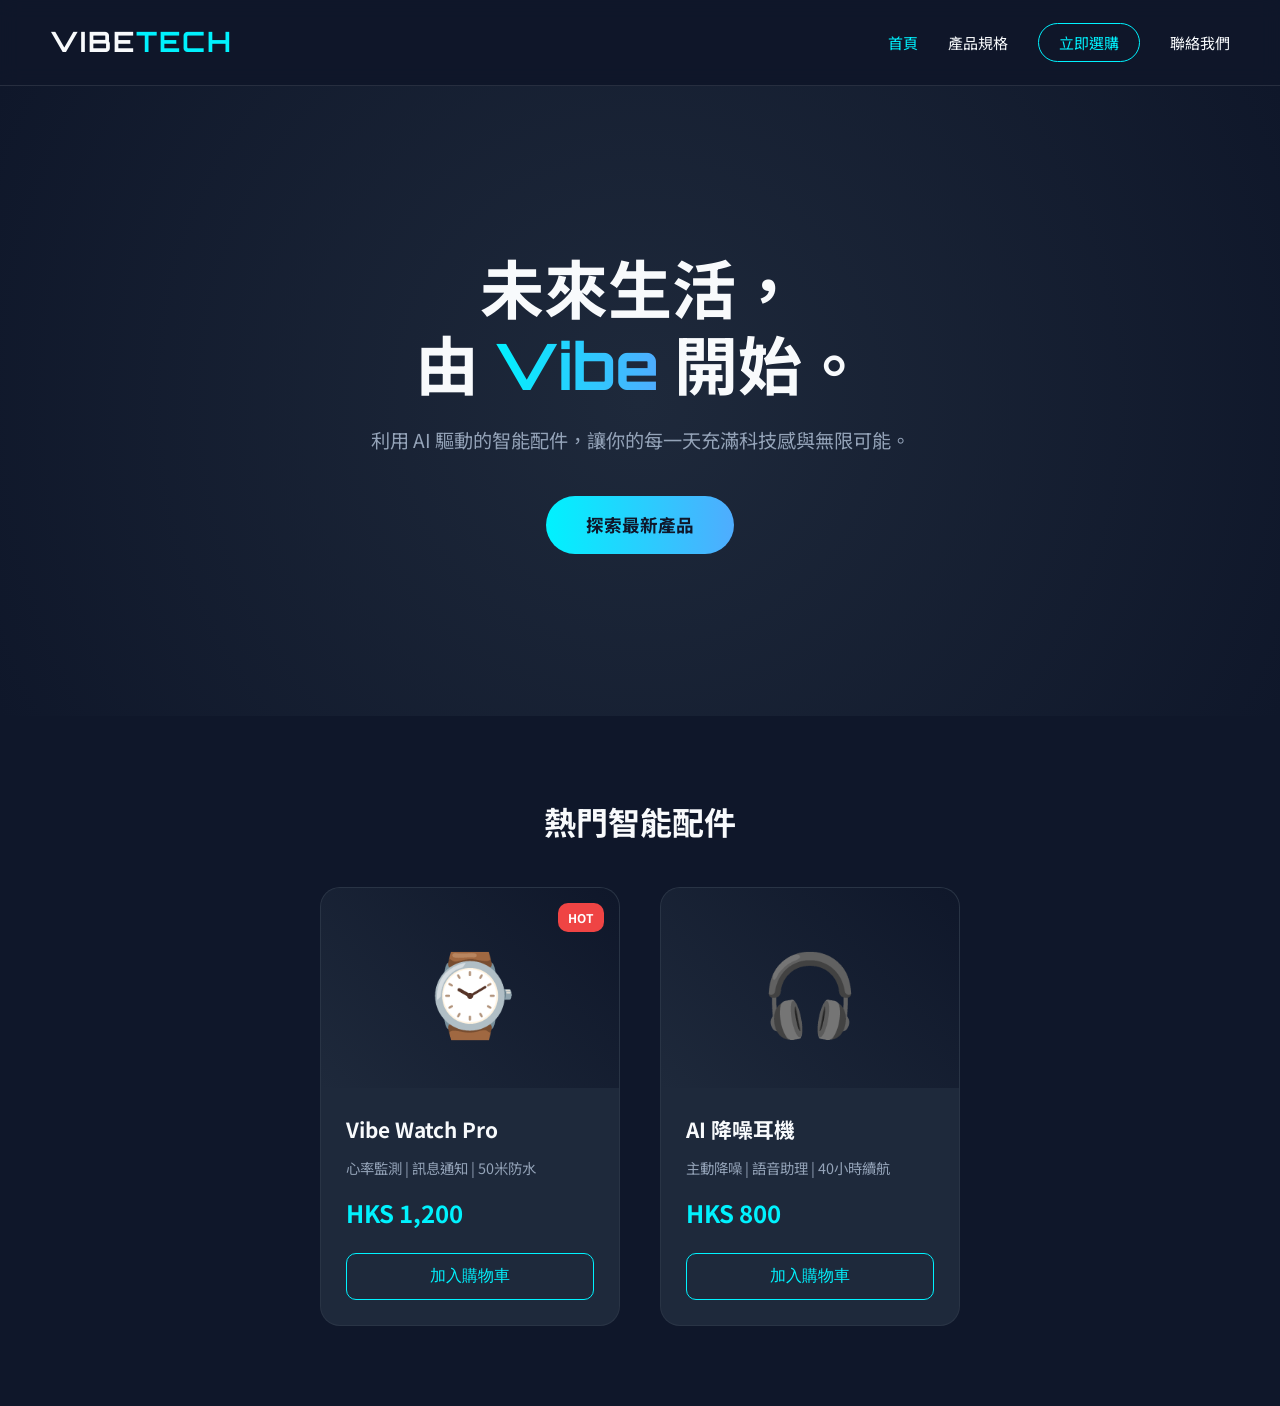
<file: index.html>
<!DOCTYPE html>
<html lang="zh-HK">
<head>
    <meta charset="UTF-8">
    <meta name="viewport" content="width=device-width, initial-scale=1.0">
    <title>Vibe Tech | 未來科技配件</title>
    <link rel="stylesheet" href="style.css">
    <!-- 引入 Google Fonts 令字體更靚 -->
    <link href="https://fonts.googleapis.com/css2?family=Orbitron:wght@400;700&family=Noto+Sans+TC:wght@300;400;700&display=swap" rel="stylesheet">
</head>
<body>

    <!-- 頂部導覽列 -->
    <nav class="navbar">
        <div class="logo">VIBE<span>TECH</span></div>
        <ul class="nav-links">
            <li><a href="index.html" class="active">首頁</a></li>
            <li><a href="products.html">產品規格</a></li>
            <li><a href="cart.html" class="btn-nav">立即選購</a></li>
            <li><a href="contact.html">聯絡我們</a></li>
        </ul>
    </nav>

    <!-- 震撼的首頁 Banner -->
    <header class="hero-section">
        <div class="hero-content">
            <h1>未來生活，<br>由 <span class="highlight">Vibe</span> 開始。</h1>
            <p>利用 AI 驅動的智能配件，讓你的每一天充滿科技感與無限可能。</p>
            <a href="cart.html" class="btn-primary">探索最新產品</a>
        </div>
    </header>

    <!-- 熱門產品展示區 -->
    <section class="product-section">
        <h2 class="section-title">熱門智能配件</h2>
        <div class="product-grid">
            
            <!-- 產品卡片 1 -->
            <div class="product-card">
                <div class="badge">HOT</div>
                <div class="product-image watch-img">⌚</div>
                <div class="product-info">
                    <h3>Vibe Watch Pro</h3>
                    <p class="desc">心率監測 | 訊息通知 | 50米防水</p>
                    <p class="price">HKS 1,200</p>
                    <button class="btn-add" onclick="addToCart(1200)">加入購物車</button>
                </div>
            </div>

            <!-- 產品卡片 2 -->
            <div class="product-card">
                <div class="product-image headphone-img">🎧</div>
                <div class="product-info">
                    <h3>AI 降噪耳機</h3>
                    <p class="desc">主動降噪 | 語音助理 | 40小時續航</p>
                    <p class="price">HKS 800</p>
                    <button class="btn-add" onclick="addToCart(800)">加入購物車</button>
                </div>
            </div>

        </div>
    </section>

    <!-- 彈出提示框 (Notification) -->
    <div id="toast" class="toast">已加入購物車！</div>

    <script src="script.js"></script>
</body>
</html>
</file>
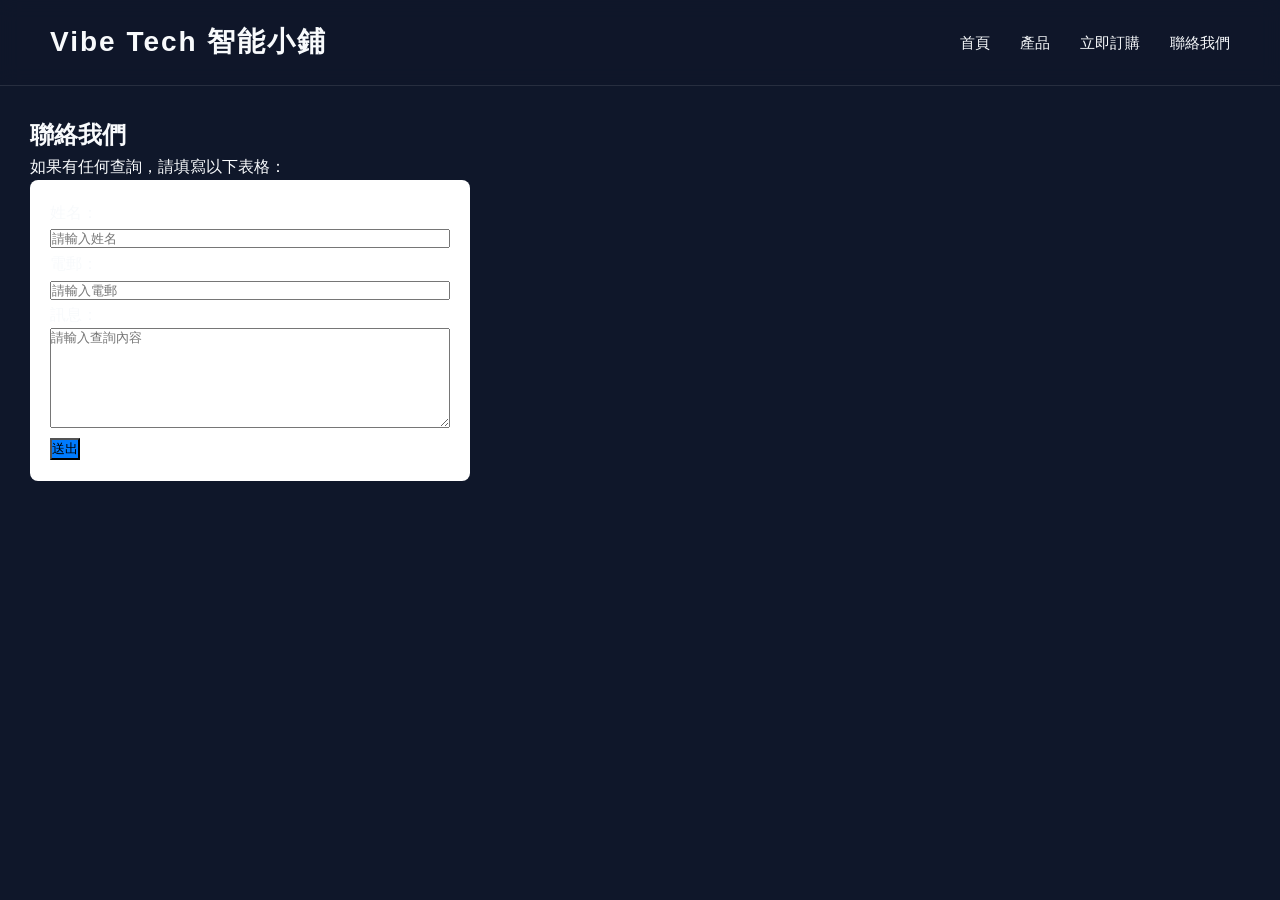
<file: contact.html>
<!DOCTYPE html>
<html lang="zh-HK">
<head>
    <meta charset="UTF-8">
    <title>Vibe Tech - 聯絡我們</title>
    <link rel="stylesheet" href="style.css">
</head>
<body>
    <nav class="navbar">
        <div class="logo">Vibe Tech 智能小鋪</div>
        <ul class="nav-links">
            <li><a href="index.html">首頁</a></li>
            <li><a href="products.html">產品</a></li>
            <li><a href="cart.html">立即訂購</a></li>
            <li><a href="contact.html">聯絡我們</a></li>
        </ul>
    </nav>

    <div class="container" style="padding: 30px; max-width: 500px;">
        <h2>聯絡我們</h2>
        <p>如果有任何查詢，請填寫以下表格：</p>
        <!-- 呢個就係第 2 項要求嘅「表單」 -->
        <form style="background:white; padding:20px; border-radius:8px;">
            <div class="form-group">
                <label>姓名：</label>
                <input type="text" placeholder="請輸入姓名" style="width: 100%;">
            </div>
            <div class="form-group">
                <label>電郵：</label>
                <input type="email" placeholder="請輸入電郵" style="width: 100%;">
            </div>
            <div class="form-group">
                <label>訊息：</label>
                <textarea placeholder="請輸入查詢內容" style="width: 100%; height: 100px;"></textarea>
            </div>
            <button type="button" class="btn-calculate" style="background-color:#007bff;">送出</button>
        </form>
    </div>
</body>
</html>
</file>
<file: style.css>
/* ===== 全局設定 ===== */
:root {
    --bg-color: #0f172a; /* 深藍色背景 */
    --card-bg: #1e293b; /* 卡片背景 */
    --primary: #00f2fe; /* 霓虹藍 */
    --secondary: #4facfe; /* 漸變藍 */
    --text-main: #f8fafc;
    --text-muted: #94a3b8;
}

* {
    margin: 0;
    padding: 0;
    box-sizing: border-box;
}

body {
    font-family: 'Noto Sans TC', sans-serif;
    background-color: var(--bg-color);
    color: var(--text-main);
    line-height: 1.6;
}

/* ===== 導覽列 ===== */
.navbar {
    display: flex;
    justify-content: space-between;
    align-items: center;
    padding: 20px 50px;
    background-color: rgba(15, 23, 42, 0.8);
    backdrop-filter: blur(10px); /* 毛玻璃效果 */
    position: sticky;
    top: 0;
    z-index: 100;
    border-bottom: 1px solid rgba(255,255,255,0.1);
}

.logo {
    font-family: 'Orbitron', sans-serif;
    font-size: 28px;
    font-weight: 700;
    letter-spacing: 2px;
}
.logo span { color: var(--primary); }

.nav-links {
    list-style: none;
    display: flex;
    gap: 30px;
    align-items: center;
}

.nav-links a {
    color: var(--text-main);
    text-decoration: none;
    font-size: 15px;
    transition: color 0.3s;
}

.nav-links a:hover, .nav-links a.active { color: var(--primary); }

.btn-nav {
    border: 1px solid var(--primary);
    padding: 8px 20px;
    border-radius: 20px;
    color: var(--primary) !important;
}
.btn-nav:hover { background-color: var(--primary); color: var(--bg-color) !important; }

/* ===== 首頁 Banner ===== */
.hero-section {
    height: 70vh;
    display: flex;
    align-items: center;
    justify-content: center;
    text-align: center;
    background: radial-gradient(circle at center, #1e293b 0%, #0f172a 100%);
    padding: 0 20px;
}

.hero-content h1 {
    font-size: 4rem;
    margin-bottom: 20px;
    line-height: 1.2;
}

.highlight {
    background: linear-gradient(90deg, var(--primary), var(--secondary));
    -webkit-background-clip: text;
    -webkit-text-fill-color: transparent;
    font-family: 'Orbitron', sans-serif;
}

.hero-content p {
    font-size: 1.2rem;
    color: var(--text-muted);
    margin-bottom: 40px;
}

.btn-primary {
    display: inline-block;
    padding: 15px 40px;
    font-size: 1.1rem;
    font-weight: bold;
    color: var(--bg-color);
    background: linear-gradient(90deg, var(--primary), var(--secondary));
    border-radius: 30px;
    text-decoration: none;
    transition: transform 0.3s, box-shadow 0.3s;
}

.btn-primary:hover {
    transform: translateY(-3px);
    box-shadow: 0 10px 20px rgba(0, 242, 254, 0.3);
}

/* ===== 產品展示區 ===== */
.product-section {
    padding: 80px 50px;
    max-width: 1200px;
    margin: 0 auto;
}

.section-title {
    font-size: 2rem;
    margin-bottom: 40px;
    text-align: center;
}

.product-grid {
    display: flex;
    gap: 40px;
    justify-content: center;
    flex-wrap: wrap;
}

.product-card {
    background-color: var(--card-bg);
    border-radius: 20px;
    overflow: hidden;
    width: 300px;
    transition: transform 0.4s, box-shadow 0.4s;
    position: relative;
    border: 1px solid rgba(255,255,255,0.05);
}

.product-card:hover {
    transform: translateY(-10px);
    box-shadow: 0 20px 40px rgba(0,0,0,0.4);
}

.badge {
    position: absolute;
    top: 15px;
    right: 15px;
    background: #ef4444;
    color: white;
    padding: 5px 10px;
    border-radius: 10px;
    font-size: 12px;
    font-weight: bold;
}

.product-image {
    height: 200px;
    display: flex;
    align-items: center;
    justify-content: center;
    font-size: 80px;
    background: linear-gradient(45deg, #1e293b, #0f172a);
}

.product-info {
    padding: 25px;
}

.product-info h3 { font-size: 1.3rem; margin-bottom: 10px; }
.product-info .desc { font-size: 0.9rem; color: var(--text-muted); margin-bottom: 15px; }
.product-info .price { font-size: 1.5rem; font-weight: bold; color: var(--primary); margin-bottom: 20px; }

.btn-add {
    width: 100%;
    padding: 12px;
    background-color: transparent;
    border: 1px solid var(--primary);
    color: var(--primary);
    border-radius: 10px;
    font-size: 1rem;
    cursor: pointer;
    transition: 0.3s;
}

.btn-add:hover {
    background-color: var(--primary);
    color: var(--bg-color);
    font-weight: bold;
}

/* ===== 彈出提示框 ===== */
.toast {
    position: fixed;
    bottom: 30px;
    left: 50%;
    transform: translateX(-50%) translateY(100px);
    background: var(--primary);
    color: var(--bg-color);
    padding: 15px 30px;
    border-radius: 30px;
    font-weight: bold;
    opacity: 0;
    transition: 0.4s;
    box-shadow: 0 5px 15px rgba(0, 242, 254, 0.4);
}

.toast.show {
    transform: translateX(-50%) translateY(0);
    opacity: 1;
}
</file>
